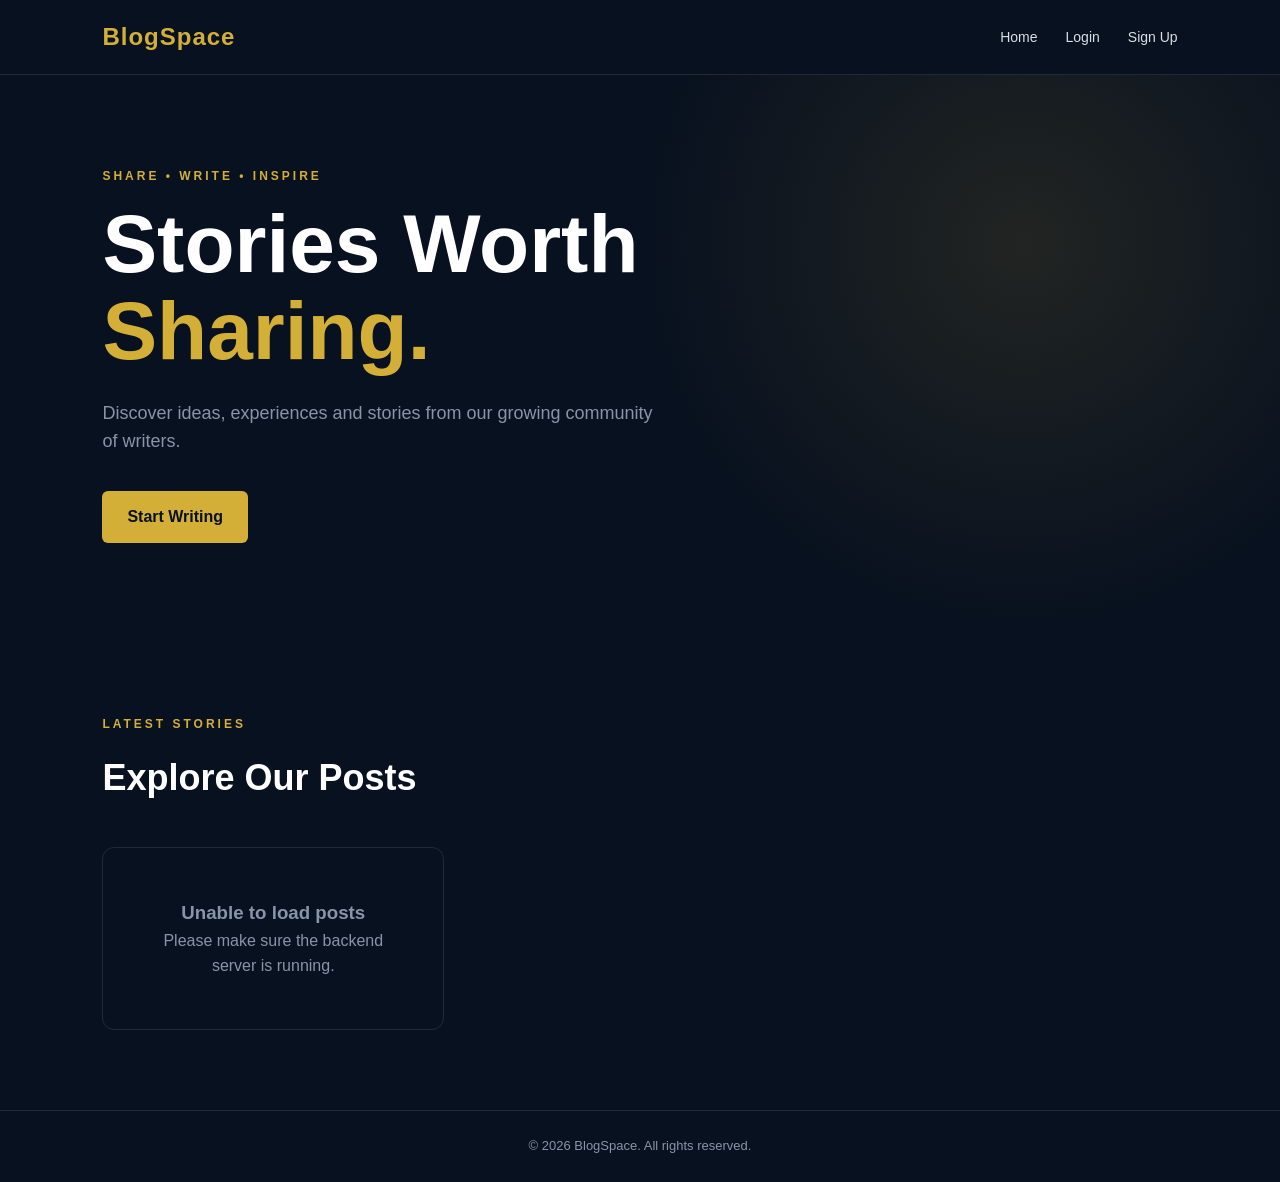
<file: frontend/index.html>
<!DOCTYPE html>

<html lang="en">

<head>
    <meta charset="UTF-8">
    <meta name="viewport" content="width=device-width, initial-scale=1.0">
    <title>BlogSpace - Home</title>
    <link rel="stylesheet" href="style.css">
</head>

<body>

    <header class="navbar">

        <div class="logo">
            BlogSpace
        </div>

        <nav id="navbarNav">

            <a href="index.html">
                Home
            </a>

            <a href="login.html" id="loginLink">
                Login
            </a>

            <a href="signup.html" id="signupLink">
                Sign Up
            </a>

            <button type="button" id="logoutBtn" class="nav-btn" style="display: none;">
                Logout
            </button>

        </nav>

    </header>


    <main class="hero">

        <div class="hero-content">

            <p class="tagline">
                SHARE • WRITE • INSPIRE
            </p>

            <h1>
                Stories Worth<br>
                <span>Sharing.</span>
            </h1>

            <p class="hero-text">
                Discover ideas, experiences and stories from our growing community
                of writers.
            </p>

            <a href="signup.html" class="btn" id="startWritingBtn">
                Start Writing
            </a>

        </div>

    </main>


    <section class="posts-section">

        <div class="section-heading">

            <p class="tagline">
                LATEST STORIES
            </p>

            <h2>
                Explore Our Posts
            </h2>

        </div>


        <div id="postsContainer" class="posts-grid">

            <p class="loading">
                Loading posts...
            </p>

        </div>

    </section>


    <footer>

        <p>
            © 2026 BlogSpace. All rights reserved.
        </p>

    </footer>


    <script>

        const API_URL =
            "http://localhost:3000";


        // ==============================
        // NAVIGATION AUTH STATE
        // ==============================

        const token =
            localStorage.getItem("token");

        const user =
            localStorage.getItem("user");


        const loginLink =
            document.getElementById("loginLink");

        const signupLink =
            document.getElementById("signupLink");

        const logoutBtn =
            document.getElementById("logoutBtn");

        const startWritingBtn =
            document.getElementById(
                "startWritingBtn"
            );


        // If user is logged in
        if (token && user) {

            loginLink.style.display =
                "none";

            signupLink.style.display =
                "none";

            logoutBtn.style.display =
                "inline-block";

            startWritingBtn.href =
                "dashboard.html";

            startWritingBtn.textContent =
                "Write a Story";

        }


        // ==============================
        // LOGOUT
        // ==============================

        logoutBtn.addEventListener(
            "click",
            () => {

                sessionStorage.setItem(
                    "logoutMessage",
                    "Logged out successfully!"
                );


                localStorage.removeItem(
                    "token"
                );

                localStorage.removeItem(
                    "user"
                );


                window.location.href =
                    "login.html";

            }
        );


        // ==============================
        // LOAD POSTS
        // ==============================

        async function loadPosts() {

            const container =
                document.getElementById(
                    "postsContainer"
                );


            try {

                const response =
                    await fetch(
                        `${API_URL}/posts`
                    );


                const posts =
                    await response.json();


                if (!posts.length) {

                    container.innerHTML = `
                    <div class="empty-state">

                        <h3>
                            No posts yet
                        </h3>

                        <p>
                            Be the first person
                            to share a story.
                        </p>

                    </div>
                `;

                    return;

                }


                container.innerHTML =
                    posts.map(post => `

                    <article class="post-card">

                        <div class="post-meta">
                            By ${post.userId?.name ||
                        "Unknown Author"
                        }
                        </div>


                        <h3>
                            ${escapeHTML(
                            post.title
                        )}
                        </h3>


                        <p>
                            ${post.content.length > 140
                            ? escapeHTML(
                                post.content.substring(
                                    0,
                                    140
                                )
                            ) + "..."
                            : escapeHTML(
                                post.content
                            )
                        }
                        </p>


                        <a
                            href="post.html?id=${post._id}"
                            class="read-more"
                        >
                            Read More →
                        </a>

                    </article>

                `).join("");


            } catch (error) {

                console.error(error);


                container.innerHTML = `
                <div class="empty-state">

                    <h3>
                        Unable to load posts
                    </h3>

                    <p>
                        Please make sure the
                        backend server is running.
                    </p>

                </div>
            `;

            }

        }


        // ==============================
        // HTML ESCAPE
        // ==============================

        function escapeHTML(value) {

            const div =
                document.createElement(
                    "div"
                );


            div.textContent =
                value;


            return div.innerHTML;

        }


        // ==============================
        // INITIAL LOAD
        // ==============================

        loadPosts();

    </script>

</body>

</html>
</file>
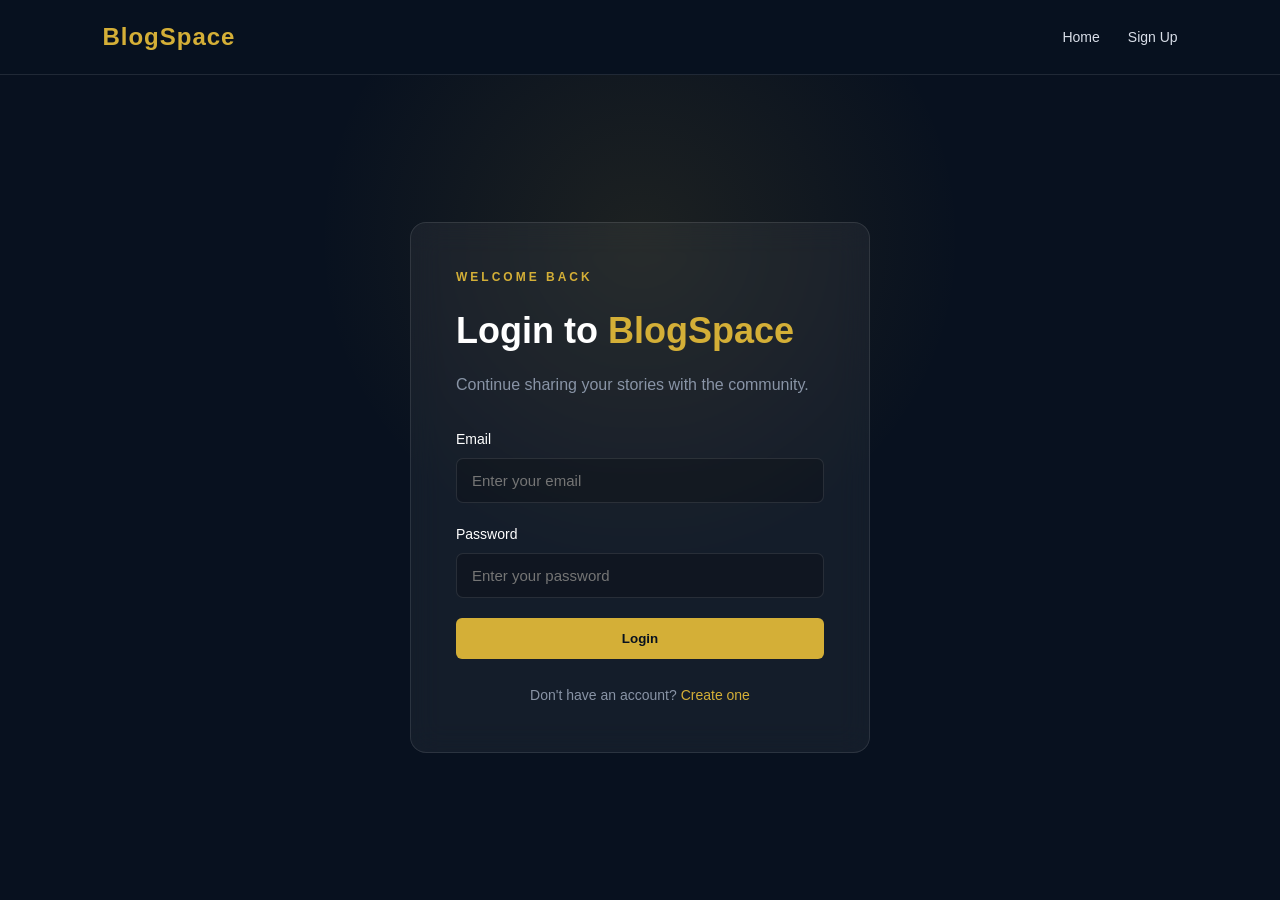
<file: frontend/dashboard.html>
<!DOCTYPE html>

<html lang="en">

<head>
    <meta charset="UTF-8">
    <meta name="viewport" content="width=device-width, initial-scale=1.0">
    <title>BlogSpace - Dashboard</title>
    <link rel="stylesheet" href="style.css">
</head>

<body>

    <header class="navbar">
        <div class="logo">BlogSpace</div>

        <nav>
            <a href="index.html">Home</a>
            <button type="button" id="logoutBtn" class="nav-btn">
                Logout
            </button>
        </nav>
    </header>

    <main class="dashboard">

        <section class="dashboard-header">
            <div>
                <p class="tagline">YOUR SPACE</p>

                <h1>
                    Welcome,
                    <span id="userName">Writer</span>
                </h1>

                <p>Create and manage your stories.</p>
            </div>
        </section>


        <!-- Create / Edit Post -->

        <section class="editor-section">

            <div class="editor-card">

                <p class="tagline">CREATE POST</p>

                <h2 id="formTitle">
                    Write a New Story
                </h2>

                <form id="postForm">

                    <div class="form-group">

                        <label for="title">
                            Title
                        </label>

                        <input type="text" id="title" placeholder="Enter your post title" required>

                    </div>


                    <div class="form-group">

                        <label for="content">
                            Content
                        </label>

                        <textarea id="content" rows="8" placeholder="Write your story..." required></textarea>

                    </div>


                    <div class="editor-actions">

                        <button type="submit" class="btn" id="submitBtn">
                            Publish Post
                        </button>


                        <button type="button" class="cancel-btn" id="cancelBtn" style="display: none;">
                            Cancel
                        </button>

                    </div>


                    <p id="message" class="form-message"></p>

                </form>

            </div>

        </section>


        <!-- My Posts -->

        <section class="my-posts">

            <div class="section-heading">

                <p class="tagline">
                    MANAGE CONTENT
                </p>

                <h2>
                    My Posts
                </h2>

            </div>


            <div id="myPostsContainer" class="posts-grid">

                <p class="loading">
                    Loading your posts...
                </p>

            </div>

        </section>

    </main>


    <footer>

        <p>
            © 2026 BlogSpace. All rights reserved.
        </p>

    </footer>


    <script>

        const API_URL = "http://localhost:3000";

        const token =
            localStorage.getItem("token");

        const user =
            JSON.parse(
                localStorage.getItem("user")
            );


        // ==============================
        // CHECK LOGIN
        // ==============================

        if (!token || !user) {

            window.location.href =
                "login.html";

        }


        // ==============================
        // USER NAME
        // ==============================

        document.getElementById(
            "userName"
        ).textContent = user.name;


        // ==============================
        // ELEMENTS
        // ==============================

        const postForm =
            document.getElementById("postForm");

        const titleInput =
            document.getElementById("title");

        const contentInput =
            document.getElementById("content");

        const message =
            document.getElementById("message");

        const myPostsContainer =
            document.getElementById(
                "myPostsContainer"
            );

        const submitBtn =
            document.getElementById(
                "submitBtn"
            );

        const cancelBtn =
            document.getElementById(
                "cancelBtn"
            );

        const formTitle =
            document.getElementById(
                "formTitle"
            );

        const logoutBtn =
            document.getElementById(
                "logoutBtn"
            );


        // ==============================
        // EDITING POST
        // ==============================

        let editingPostId = null;


        // ==============================
        // LOAD MY POSTS
        // ==============================

        async function loadMyPosts() {

            try {

                const response =
                    await fetch(
                        `${API_URL}/posts`
                    );


                const posts =
                    await response.json();


                const myPosts =
                    posts.filter(
                        post =>
                            post.userId &&
                            post.userId._id === user.id
                    );


                if (!myPosts.length) {

                    myPostsContainer.innerHTML = `
                    <div class="empty-state">

                        <h3>
                            No posts yet
                        </h3>

                        <p>
                            Start by writing
                            your first story.
                        </p>

                    </div>
                `;

                    return;
                }


                myPostsContainer.innerHTML = "";


                myPosts.forEach(post => {

                    const article =
                        document.createElement(
                            "article"
                        );


                    article.className =
                        "post-card";


                    const date =
                        new Date(
                            post.createdAt
                        ).toLocaleDateString();


                    const shortContent =
                        post.content.length > 140
                            ? post.content.substring(
                                0,
                                140
                            ) + "..."
                            : post.content;


                    article.innerHTML = `

                    <div class="post-meta">
                        ${date}
                    </div>

                    <h3>
                        ${escapeHTML(
                        post.title
                    )}
                    </h3>

                    <p>
                        ${escapeHTML(
                        shortContent
                    )}
                    </p>

                    <div class="post-actions">

                        <button
                            type="button"
                            class="edit-btn"
                        >
                            Edit
                        </button>

                        <button
                            type="button"
                            class="delete-btn"
                        >
                            Delete
                        </button>

                    </div>

                `;


                    // Edit

                    const editButton =
                        article.querySelector(
                            ".edit-btn"
                        );


                    editButton.addEventListener(
                        "click",
                        () => {

                            editPost(
                                post._id,
                                post.title,
                                post.content
                            );

                        }
                    );


                    // Delete

                    const deleteButton =
                        article.querySelector(
                            ".delete-btn"
                        );


                    deleteButton.addEventListener(
                        "click",
                        () => {

                            deletePost(
                                post._id
                            );

                        }
                    );


                    myPostsContainer.appendChild(
                        article
                    );

                });


            } catch (error) {

                console.error(error);


                myPostsContainer.innerHTML = `
                <div class="empty-state">

                    <h3>
                        Unable to load posts
                    </h3>

                    <p>
                        Please make sure the
                        backend server is running.
                    </p>

                </div>
            `;

            }

        }


        // ==============================
        // CREATE / UPDATE POST
        // ==============================

        postForm.addEventListener(
            "submit",
            async (event) => {

                event.preventDefault();


                const title =
                    titleInput.value.trim();


                const content =
                    contentInput.value.trim();


                if (!title || !content) {

                    message.textContent =
                        "Title and content are required.";

                    message.className =
                        "form-message error";

                    return;

                }


                const url =
                    editingPostId
                        ? `${API_URL}/posts/${editingPostId}`
                        : `${API_URL}/posts`;


                const method =
                    editingPostId
                        ? "PUT"
                        : "POST";


                try {

                    const response =
                        await fetch(
                            url,
                            {

                                method: method,

                                headers: {

                                    "Content-Type":
                                        "application/json",

                                    "Authorization":
                                        `Bearer ${token}`

                                },

                                body:
                                    JSON.stringify({

                                        title: title,

                                        content: content

                                    })

                            }
                        );


                    const data =
                        await response.json();


                    if (!response.ok) {

                        message.textContent =
                            data.message ||
                            "Something went wrong.";

                        message.className =
                            "form-message error";

                        return;

                    }


                    // Success message

                    if (editingPostId) {

                        message.textContent =
                            "Post updated successfully!";

                    } else {

                        message.textContent =
                            "Post published successfully!";

                    }


                    message.className =
                        "form-message success";


                    // Reset editor

                    editingPostId = null;

                    titleInput.value = "";

                    contentInput.value = "";

                    formTitle.textContent =
                        "Write a New Story";

                    submitBtn.textContent =
                        "Publish Post";

                    cancelBtn.style.display =
                        "none";


                    await loadMyPosts();


                } catch (error) {

                    console.error(error);


                    message.textContent =
                        "Unable to connect to server.";

                    message.className =
                        "form-message error";

                }

            }
        );


        // ==============================
        // EDIT POST
        // ==============================

        function editPost(
            id,
            title,
            content
        ) {

            editingPostId = id;


            titleInput.value =
                title;


            contentInput.value =
                content;


            formTitle.textContent =
                "Edit Your Story";


            submitBtn.textContent =
                "Update Post";


            cancelBtn.style.display =
                "inline-block";


            message.textContent =
                "";

            message.className =
                "form-message";


            window.scrollTo({

                top: 0,

                behavior: "smooth"

            });

        }


        // ==============================
        // CANCEL EDIT
        // ==============================

        cancelBtn.addEventListener(
            "click",
            () => {

                resetForm();

            }
        );


        function resetForm() {

            editingPostId = null;


            titleInput.value =
                "";

            contentInput.value =
                "";


            formTitle.textContent =
                "Write a New Story";


            submitBtn.textContent =
                "Publish Post";


            cancelBtn.style.display =
                "none";


            message.textContent =
                "";

            message.className =
                "form-message";

        }


        // ==============================
        // DELETE POST
        // ==============================

        async function deletePost(id) {

            const confirmed =
                confirm(
                    "Are you sure you want to delete this post?"
                );


            if (!confirmed) {

                return;

            }


            try {

                const response =
                    await fetch(
                        `${API_URL}/posts/${id}`,
                        {

                            method: "DELETE",

                            headers: {

                                "Authorization":
                                    `Bearer ${token}`

                            }

                        }
                    );


                const data =
                    await response.json();


                if (!response.ok) {

                    message.textContent =
                        data.message ||
                        "Unable to delete post.";

                    message.className =
                        "form-message error";

                    return;

                }


                message.textContent =
                    "Post deleted successfully!";


                message.className =
                    "form-message success";


                await loadMyPosts();


            } catch (error) {

                console.error(error);


                message.textContent =
                    "Unable to connect to server.";

                message.className =
                    "form-message error";

            }

        }


        // ==============================
        // LOGOUT
        // ==============================

        logoutBtn.addEventListener(
            "click",
            () => {

                sessionStorage.setItem(
                    "logoutMessage",
                    "Logged out successfully!"
                );


                localStorage.removeItem(
                    "token"
                );


                localStorage.removeItem(
                    "user"
                );


                window.location.href =
                    "login.html";

            }
        );


        // ==============================
        // HTML ESCAPE
        // ==============================

        function escapeHTML(value) {

            const div =
                document.createElement(
                    "div"
                );


            div.textContent =
                value;


            return div.innerHTML;

        }


        // ==============================
        // INITIAL LOAD
        // ==============================

        loadMyPosts();

    </script>

</body>

</html>
</file>
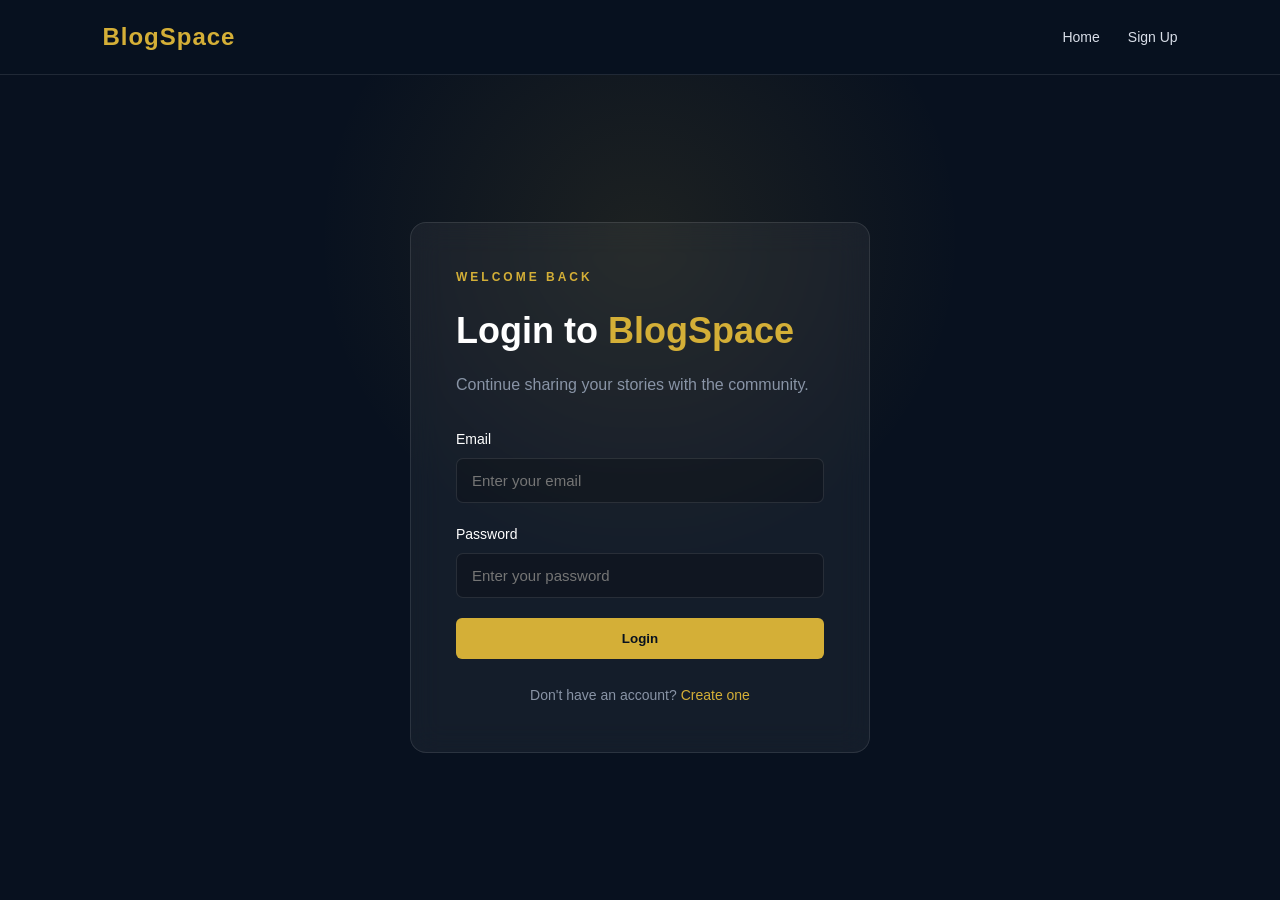
<file: frontend/login.html>
<!DOCTYPE html>

<html lang="en">

<head>
    <meta charset="UTF-8">
    <meta name="viewport" content="width=device-width, initial-scale=1.0">
    <title>BlogSpace - Login</title>
    <link rel="stylesheet" href="style.css">
</head>

<body>

    <header class="navbar">
        <div class="logo">BlogSpace</div>

        <nav>
            <a href="index.html">Home</a>
            <a href="signup.html">Sign Up</a>
        </nav>
    </header>

    <main class="auth-page">

        <div class="auth-card">

            <p class="tagline">WELCOME BACK</p>

            <h1>Login to <span>BlogSpace</span></h1>

            <p class="auth-subtitle">
                Continue sharing your stories with the community.
            </p>

            <!-- Logout Message -->
            <p id="logoutMessage" class="form-message"></p>

            <form id="loginForm">

                <div class="form-group">
                    <label for="email">Email</label>

                    <input type="email" id="email" placeholder="Enter your email" required>
                </div>

                <div class="form-group">
                    <label for="password">Password</label>

                    <input type="password" id="password" placeholder="Enter your password" required>
                </div>

                <button type="submit" class="btn full-btn">
                    Login
                </button>

                <p id="message" class="form-message"></p>

            </form>

            <p class="switch-auth">
                Don't have an account?
                <a href="signup.html">Create one</a>
            </p>

        </div>

    </main>

    <script>

        const API_URL = "http://localhost:3000";

        const loginForm =
            document.getElementById("loginForm");

        const message =
            document.getElementById("message");

        const logoutMessage =
            document.getElementById("logoutMessage");


        // ==============================
        // LOGOUT MESSAGE
        // ==============================

        const savedLogoutMessage =
            sessionStorage.getItem("logoutMessage");

        if (savedLogoutMessage) {

            logoutMessage.textContent =
                savedLogoutMessage;

            logoutMessage.className =
                "form-message success";

            sessionStorage.removeItem(
                "logoutMessage"
            );
        }


        // ==============================
        // LOGIN
        // ==============================

        loginForm.addEventListener(
            "submit",
            async (event) => {

                event.preventDefault();

                const email =
                    document.getElementById("email").value.trim();

                const password =
                    document.getElementById("password").value;


                try {

                    const response =
                        await fetch(
                            `${API_URL}/auth/login`,
                            {
                                method: "POST",

                                headers: {
                                    "Content-Type":
                                        "application/json"
                                },

                                body: JSON.stringify({
                                    email,
                                    password
                                })
                            }
                        );


                    const data =
                        await response.json();


                    if (!response.ok) {

                        message.textContent =
                            data.message ||
                            "Invalid email or password.";

                        message.className =
                            "form-message error";

                        return;
                    }


                    // Save login information
                    localStorage.setItem(
                        "token",
                        data.token
                    );

                    localStorage.setItem(
                        "user",
                        JSON.stringify(data.user)
                    );


                    // Login success message
                    message.textContent =
                        "Login successful!";

                    message.className =
                        "form-message success";


                    setTimeout(
                        () => {

                            window.location.href =
                                "dashboard.html";

                        },
                        800
                    );


                } catch (error) {

                    console.error(error);

                    message.textContent =
                        "Unable to connect to server.";

                    message.className =
                        "form-message error";

                }

            }
        );

    </script>

</body>

</html>
</file>
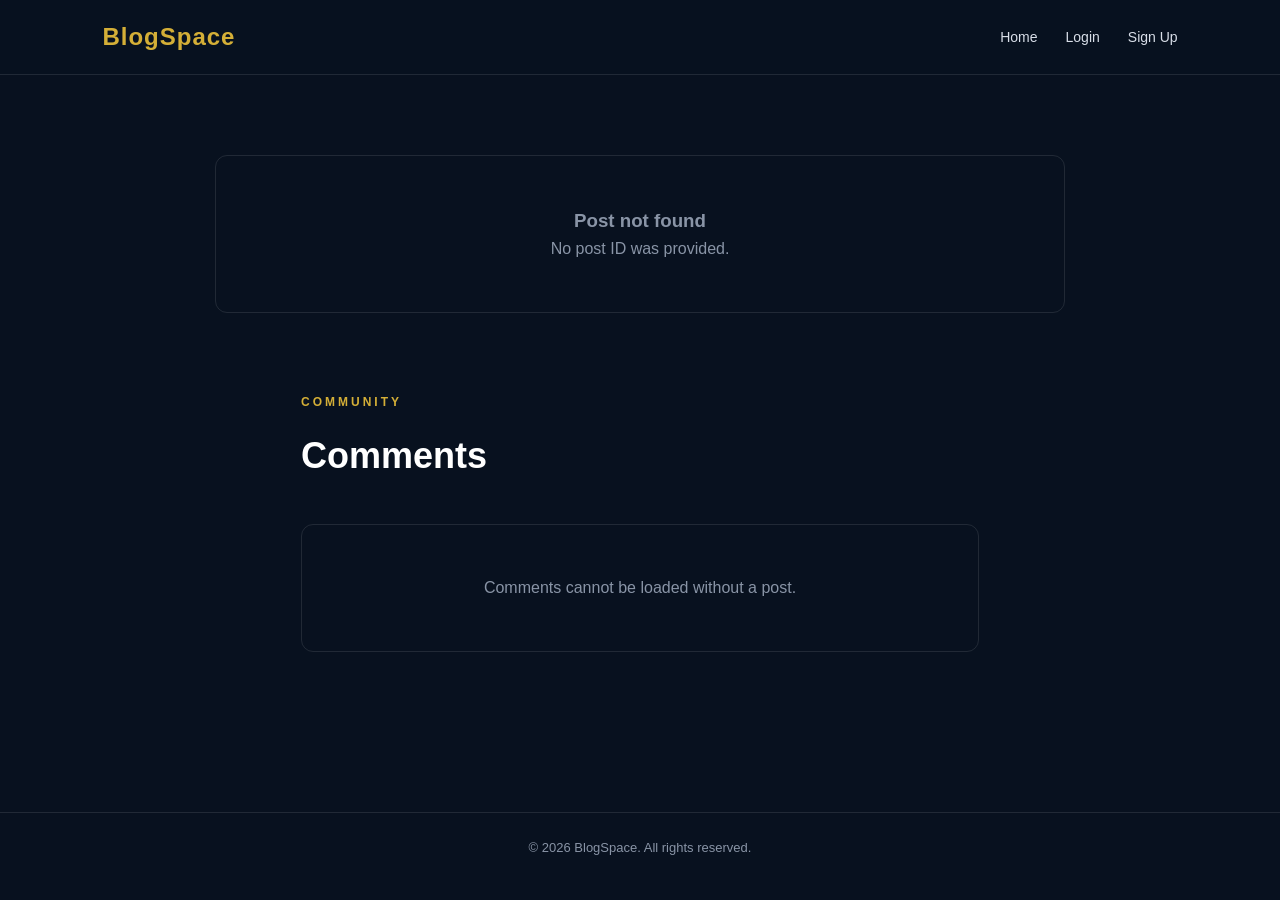
<file: frontend/post.html>
<!DOCTYPE html>
<html lang="en">

<head>
    <meta charset="UTF-8">
    <meta name="viewport" content="width=device-width, initial-scale=1.0">

    <title>BlogSpace - Post</title>

    <link rel="stylesheet" href="style.css">
</head>

<body>

    <header class="navbar">

        <div class="logo">
            BlogSpace
        </div>

        <nav>

            <a href="index.html">
                Home
            </a>

            <a href="login.html" id="loginLink">
                Login
            </a>

            <a href="signup.html" id="signupLink">
                Sign Up
            </a>

            <button type="button" id="logoutBtn" class="nav-btn" style="display: none;">
                Logout
            </button>

        </nav>

    </header>


    <main class="single-post-page">

        <!-- POST -->

        <article id="postContainer" class="single-post">

            <p class="loading">
                Loading post...
            </p>

        </article>


        <!-- COMMENTS -->

        <section id="commentsSection" class="comments-section">

            <div class="section-heading">

                <p class="tagline">
                    COMMUNITY
                </p>

                <h2>
                    Comments
                </h2>

            </div>


            <!-- SELECT POST -->

            <div id="postSelectContainer" class="comment-form" style="display: none;">

                <label for="postSelect">
                    Select Post
                </label>

                <select id="postSelect">

                    <option value="">
                        Select a post
                    </option>

                </select>

            </div>


            <!-- COMMENT FORM -->

            <div id="commentFormContainer" class="comment-form" style="display: none;">

                <textarea id="commentInput" placeholder="Write your comment..." rows="4"></textarea>


                <button type="button" id="addCommentBtn" class="btn">
                    Add Comment
                </button>


                <p id="commentMessage" class="form-message"></p>

            </div>


            <!-- LOGIN MESSAGE -->

            <p id="loginCommentMessage" class="comment-login-message" style="display: none;">

                Please
                <a href="login.html">
                    login
                </a>
                to leave a comment.

            </p>


            <!-- COMMENTS -->

            <div id="commentsContainer" class="comments-list">

                <p class="loading">
                    Loading comments...
                </p>

            </div>

        </section>

    </main>


    <footer>

        <p>
            © 2026 BlogSpace. All rights reserved.
        </p>

    </footer>


    <script>

        const API_URL =
            "http://localhost:3000";


        // ==============================
        // AUTH
        // ==============================

        const token =
            localStorage.getItem("token");

        const userData =
            localStorage.getItem("user");


        const loginLink =
            document.getElementById(
                "loginLink"
            );

        const signupLink =
            document.getElementById(
                "signupLink"
            );

        const logoutBtn =
            document.getElementById(
                "logoutBtn"
            );


        if (token && userData) {

            loginLink.style.display =
                "none";

            signupLink.style.display =
                "none";

            logoutBtn.style.display =
                "inline-block";

        }


        // ==============================
        // LOGOUT
        // ==============================

        logoutBtn.addEventListener(
            "click",
            () => {

                sessionStorage.setItem(
                    "logoutMessage",
                    "Logged out successfully!"
                );


                localStorage.removeItem(
                    "token"
                );

                localStorage.removeItem(
                    "user"
                );


                window.location.href =
                    "login.html";

            }
        );


        // ==============================
        // POST ID
        // ==============================

        const params =
            new URLSearchParams(
                window.location.search
            );


        const postId =
            params.get("id");


        const postContainer =
            document.getElementById(
                "postContainer"
            );


        const commentsContainer =
            document.getElementById(
                "commentsContainer"
            );


        // ==============================
        // LOAD POST
        // ==============================

        async function loadPost() {

            if (!postId) {

                postContainer.innerHTML = `
                    <div class="empty-state">

                        <h3>
                            Post not found
                        </h3>

                        <p>
                            No post ID was provided.
                        </p>

                    </div>
                `;

                commentsContainer.innerHTML = `
                    <div class="empty-state">

                        <p>
                            Comments cannot be loaded
                            without a post.
                        </p>

                    </div>
                `;

                return;

            }


            try {

                const response =
                    await fetch(
                        `${API_URL}/posts/${postId}`
                    );


                const post =
                    await response.json();


                if (!response.ok) {

                    postContainer.innerHTML = `
                        <div class="empty-state">

                            <h3>
                                Post not found
                            </h3>

                            <p>
                                This post may have been deleted.
                            </p>

                        </div>
                    `;

                    return;

                }


                document.title =
                    `BlogSpace - ${post.title}`;


                postContainer.innerHTML = `

                    <div class="post-header">

                        <p class="tagline">
                            BLOG STORY
                        </p>


                        <h1>
                            ${escapeHTML(
                    post.title
                )}
                        </h1>


                        <p class="post-author">
                            By ${escapeHTML(
                    post.userId?.name ||
                    "Unknown Author"
                )
                    }
                        </p>


                        <p class="post-date">
                            ${new Date(
                        post.createdAt
                    ).toLocaleDateString()
                    }
                        </p>

                    </div>


                    <div class="post-content">

                        ${post.content
                        .split("\n")
                        .map(
                            paragraph =>
                                `<p>${escapeHTML(
                                    paragraph
                                )}</p>`
                        )
                        .join("")
                    }

                    </div>


                    <a
                        href="index.html"
                        class="back-link"
                    >
                        ← Back to all posts
                    </a>

                `;


                loadComments();


                if (token && userData) {

                    loadPostsForSelect();

                }


            } catch (error) {

                console.error(error);

                postContainer.innerHTML = `
                    <div class="empty-state">

                        <h3>
                            Unable to load post
                        </h3>

                        <p>
                            Please make sure the
                            backend server is running.
                        </p>

                    </div>
                `;

            }

        }


        // ==============================
        // LOAD COMMENTS
        // ==============================

        async function loadComments() {

            if (!postId) {
                return;
            }


            commentsContainer.innerHTML = `
                <p class="loading">
                    Loading comments...
                </p>
            `;


            try {

                const response =
                    await fetch(
                        `${API_URL}/comments/${postId}`
                    );


                const comments =
                    await response.json();


                if (!response.ok) {

                    commentsContainer.innerHTML = `
                        <div class="empty-state">

                            <p>
                                Unable to load comments.
                            </p>

                        </div>
                    `;

                    return;

                }


                if (!comments.length) {

                    commentsContainer.innerHTML = `
                        <div class="empty-state">

                            <p>
                                No comments yet.
                                Be the first to comment.
                            </p>

                        </div>
                    `;

                    return;

                }


                const currentUser =
                    userData
                        ? JSON.parse(userData)
                        : null;


                commentsContainer.innerHTML =
                    comments.map(comment => {

                        const isOwner =
                            currentUser &&
                            comment.userId?._id ===
                            currentUser.id;


                        return `

                            <div
                                class="comment-card"
                            >

                                <div
                                    class="comment-header"
                                >

                                    <strong>
                                        ${escapeHTML(
                            comment.userId?.name ||
                            "Unknown User"
                        )
                            }
                                    </strong>


                                    <span>
                                        ${new Date(
                                comment.createdAt
                            ).toLocaleString()
                            }
                                    </span>

                                </div>


                                <p
                                    class="comment-content"
                                >
                                    ${escapeHTML(
                                comment.content
                            )
                            }
                                </p>


                                ${isOwner
                                ? `
                                            <button
                                                type="button"
                                                class="delete-comment-btn"
                                                data-id="${comment._id}"
                                            >
                                                Delete
                                            </button>
                                          `
                                : ""
                            }

                            </div>

                        `;

                    }).join("");


                attachDeleteEvents();


            } catch (error) {

                console.error(error);


                commentsContainer.innerHTML = `
                    <div class="empty-state">

                        <p>
                            Unable to load comments.
                        </p>

                    </div>
                `;

            }

        }


        // ==============================
        // LOAD POSTS FOR SELECT
        // ==============================

        async function loadPostsForSelect() {

            const postSelectContainer =
                document.getElementById(
                    "postSelectContainer"
                );


            const postSelect =
                document.getElementById(
                    "postSelect"
                );


            try {

                const response =
                    await fetch(
                        `${API_URL}/posts`
                    );


                const posts =
                    await response.json();


                if (!response.ok) {
                    return;
                }


                postSelect.innerHTML = `
                    <option value="">
                        Select a post
                    </option>
                `;


                posts.forEach(post => {

                    const option =
                        document.createElement(
                            "option"
                        );


                    option.value =
                        post._id;


                    option.textContent =
                        post.title;


                    if (post._id === postId) {

                        option.selected =
                            true;

                    }


                    postSelect.appendChild(
                        option
                    );

                });


                postSelectContainer.style.display =
                    "block";


                setupCommentForm();

            } catch (error) {

                console.error(error);

            }

        }


        // ==============================
        // COMMENT FORM
        // ==============================

        function setupCommentForm() {

            const commentFormContainer =
                document.getElementById(
                    "commentFormContainer"
                );


            const loginCommentMessage =
                document.getElementById(
                    "loginCommentMessage"
                );


            const postSelect =
                document.getElementById(
                    "postSelect"
                );


            if (!token || !userData) {

                loginCommentMessage.style.display =
                    "block";

                return;

            }


            commentFormContainer.style.display =
                "block";


            postSelect.addEventListener(
                "change",
                () => {

                    if (!postSelect.value) {
                        return;
                    }


                    if (
                        postSelect.value !==
                        postId
                    ) {

                        window.location.href =
                            `post.html?id=${postSelect.value}`;

                    }

                }
            );

        }


        // ==============================
        // ADD COMMENT
        // ==============================

        const addCommentBtn =
            document.getElementById(
                "addCommentBtn"
            );


        const commentInput =
            document.getElementById(
                "commentInput"
            );


        const commentMessage =
            document.getElementById(
                "commentMessage"
            );


        addCommentBtn.addEventListener(
            "click",
            async () => {

                const selectedPostId =
                    document.getElementById(
                        "postSelect"
                    ).value;


                const content =
                    commentInput.value.trim();


                if (!selectedPostId) {

                    commentMessage.textContent =
                        "Please select a post.";

                    commentMessage.className =
                        "form-message error";

                    return;

                }


                if (!content) {

                    commentMessage.textContent =
                        "Please write a comment.";

                    commentMessage.className =
                        "form-message error";

                    return;

                }


                try {

                    const response =
                        await fetch(
                            `${API_URL}/comments/${selectedPostId}`,
                            {
                                method: "POST",

                                headers: {
                                    "Content-Type":
                                        "application/json",

                                    "Authorization":
                                        `Bearer ${token}`
                                },

                                body: JSON.stringify({
                                    content
                                })
                            }
                        );


                    const data =
                        await response.json();


                    if (!response.ok) {

                        commentMessage.textContent =
                            data.message ||
                            "Failed to add comment.";

                        commentMessage.className =
                            "form-message error";

                        return;

                    }


                    commentInput.value =
                        "";


                    commentMessage.textContent =
                        "Comment added successfully!";

                    commentMessage.className =
                        "form-message success";


                    if (
                        selectedPostId ===
                        postId
                    ) {

                        loadComments();

                    } else {

                        window.location.href =
                            `post.html?id=${selectedPostId}`;

                    }

                } catch (error) {

                    console.error(error);


                    commentMessage.textContent =
                        "Unable to connect to server.";

                    commentMessage.className =
                        "form-message error";

                }

            }
        );


        // ==============================
        // DELETE COMMENT
        // ==============================

        function attachDeleteEvents() {

            const deleteButtons =
                document.querySelectorAll(
                    ".delete-comment-btn"
                );


            deleteButtons.forEach(button => {

                button.addEventListener(
                    "click",
                    async () => {

                        const commentId =
                            button.dataset.id;


                        const confirmed =
                            confirm(
                                "Delete this comment?"
                            );


                        if (!confirmed) {
                            return;
                        }


                        try {

                            const response =
                                await fetch(
                                    `${API_URL}/comments/${commentId}`,
                                    {
                                        method: "DELETE",

                                        headers: {
                                            "Authorization":
                                                `Bearer ${token}`
                                        }
                                    }
                                );


                            const data =
                                await response.json();


                            if (!response.ok) {

                                alert(
                                    data.message ||
                                    "Failed to delete comment."
                                );

                                return;

                            }


                            loadComments();


                        } catch (error) {

                            console.error(error);


                            alert(
                                "Unable to connect to server."
                            );

                        }

                    }
                );

            });

        }


        // ==============================
        // HTML ESCAPE
        // ==============================

        function escapeHTML(value) {

            const div =
                document.createElement(
                    "div"
                );


            div.textContent =
                value;


            return div.innerHTML;

        }


        // ==============================
        // START
        // ==============================

        loadPost();

    </script>

</body>

</html>
</file>
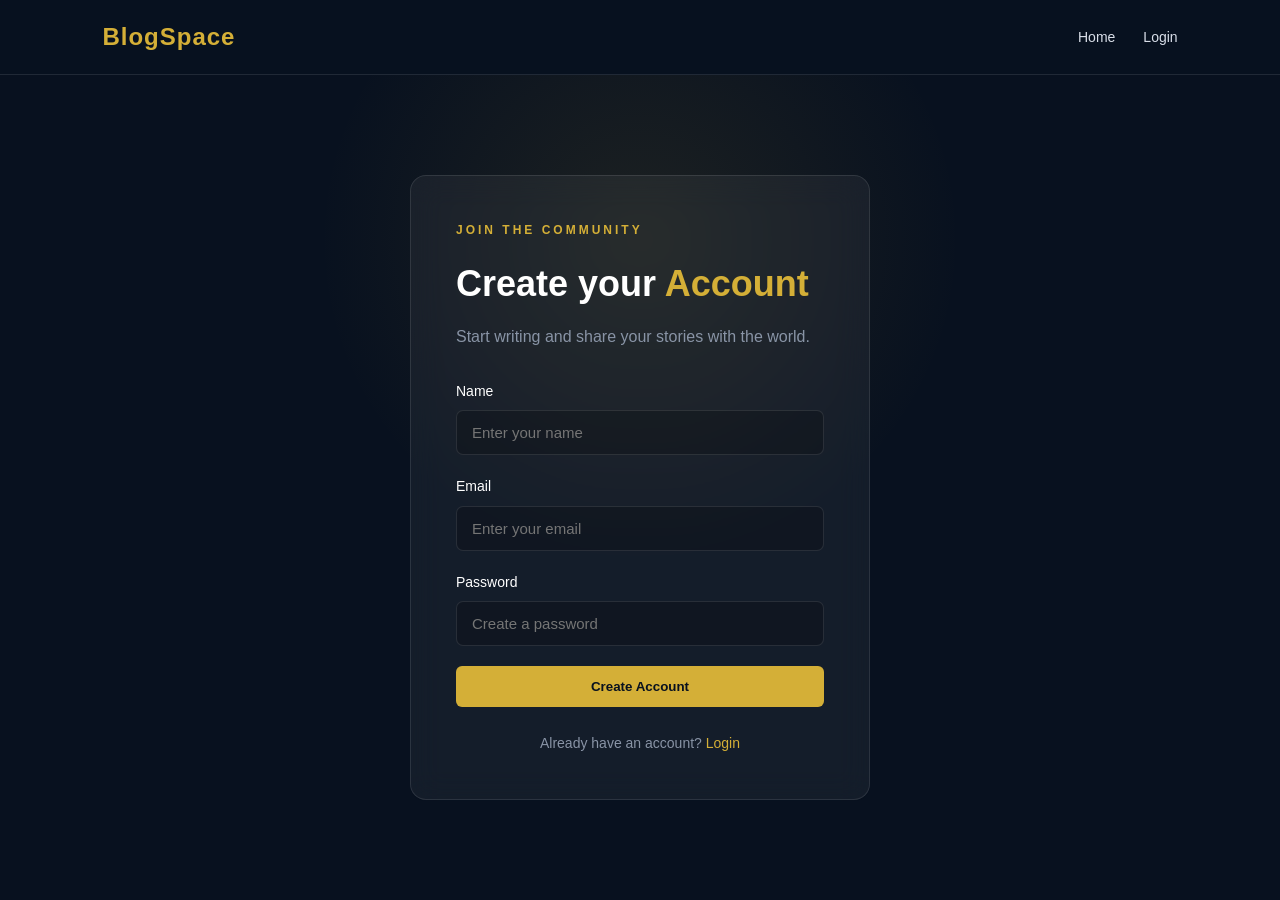
<file: frontend/signup.html>
<!DOCTYPE html>
<html lang="en">

<head>
    <meta charset="UTF-8">
    <meta name="viewport" content="width=device-width, initial-scale=1.0">
    <title>BlogSpace - Sign Up</title>
    <link rel="stylesheet" href="style.css">
</head>

<body>

    <header class="navbar">
        <div class="logo">BlogSpace</div>

        <nav>
            <a href="index.html">Home</a>
            <a href="login.html">Login</a>
        </nav>
    </header>

    <main class="auth-page">

        <div class="auth-card">
            <p class="tagline">JOIN THE COMMUNITY</p>

            <h1>Create your <span>Account</span></h1>

            <p class="auth-subtitle">
                Start writing and share your stories with the world.
            </p>

            <form id="signupForm">

                <div class="form-group">
                    <label for="name">Name</label>
                    <input type="text" id="name" placeholder="Enter your name" required>
                </div>

                <div class="form-group">
                    <label for="email">Email</label>
                    <input type="email" id="email" placeholder="Enter your email" required>
                </div>

                <div class="form-group">
                    <label for="password">Password</label>
                    <input type="password" id="password" placeholder="Create a password" required>
                </div>

                <button type="submit" class="btn full-btn">
                    Create Account
                </button>

                <p id="message" class="form-message"></p>

            </form>

            <p class="switch-auth">
                Already have an account?
                <a href="login.html">Login</a>
            </p>

        </div>

    </main>

    <script>
        const API_URL = "http://localhost:3000";

        const signupForm = document.getElementById("signupForm");
        const message = document.getElementById("message");

        signupForm.addEventListener("submit", async (event) => {
            event.preventDefault();

            const name = document.getElementById("name").value;
            const email = document.getElementById("email").value;
            const password = document.getElementById("password").value;

            try {
                const response = await fetch(`${API_URL}/auth/signup`, {
                    method: "POST",
                    headers: {
                        "Content-Type": "application/json"
                    },
                    body: JSON.stringify({
                        name,
                        email,
                        password
                    })
                });

                const data = await response.json();

                if (!response.ok) {
                    message.textContent = data.message;
                    message.className = "form-message error";
                    return;
                }

                message.textContent = "Account created successfully!";
                message.className = "form-message success";

                signupForm.reset();

                setTimeout(() => {
                    window.location.href = "login.html";
                }, 1000);

            } catch (error) {
                message.textContent = "Unable to connect to server.";
                message.className = "form-message error";
            }
        });
    </script>

</body>

</html>
</file>
<file: frontend/style.css>
* {
  margin: 0;
  padding: 0;
  box-sizing: border-box;
}

:root {
  --navy: #08111f;
  --navy-light: #101d31;
  --gold: #d4af37;
  --gold-light: #f0d477;
  --white: #ffffff;
  --text: #d8dee8;
  --muted: #8994a6;
  --border: rgba(255, 255, 255, 0.1);
  --card: rgba(255, 255, 255, 0.05);
}

body {
  font-family: Arial, sans-serif;
  background: var(--navy);
  color: var(--white);
  min-height: 100vh;
  line-height: 1.6;
}

a {
  color: inherit;
  text-decoration: none;
}

/* ==============================
   NAVBAR
============================== */

.navbar {
  height: 75px;
  padding: 0 8%;
  display: flex;
  align-items: center;
  justify-content: space-between;
  border-bottom: 1px solid var(--border);
  background: rgba(8, 17, 31, 0.95);
}

.logo {
  font-size: 24px;
  font-weight: 700;
  color: var(--gold);
  letter-spacing: 1px;
}

.navbar nav {
  display: flex;
  align-items: center;
  gap: 28px;
}

.navbar nav a {
  color: var(--text);
  font-size: 14px;
  transition: 0.3s;
}

.navbar nav a:hover {
  color: var(--gold);
}

.nav-btn {
  background: transparent;
  border: 1px solid var(--gold);
  color: var(--gold);
  padding: 8px 18px;
  border-radius: 6px;
  cursor: pointer;
  transition: 0.3s;
}

.nav-btn:hover {
  background: var(--gold);
  color: var(--navy);
}

/* ==============================
   HERO
============================== */

.hero {
  min-height: 560px;
  display: flex;
  align-items: center;
  padding: 80px 8%;
  background:
    radial-gradient(
      circle at 80% 30%,
      rgba(212, 175, 55, 0.12),
      transparent 35%
    );
}

.hero-content {
  max-width: 700px;
}

.tagline {
  color: var(--gold);
  font-size: 12px;
  font-weight: 700;
  letter-spacing: 3px;
  margin-bottom: 15px;
}

.hero h1 {
  font-size: clamp(48px, 7vw, 82px);
  line-height: 1.05;
  margin-bottom: 25px;
}

.hero h1 span,
.auth-card h1 span,
.dashboard h1 span {
  color: var(--gold);
}

.hero-text {
  max-width: 560px;
  color: var(--muted);
  font-size: 18px;
  margin-bottom: 35px;
}

/* ==============================
   BUTTONS
============================== */

.btn {
  display: inline-block;
  border: none;
  background: var(--gold);
  color: var(--navy);
  padding: 13px 25px;
  border-radius: 6px;
  font-weight: 700;
  cursor: pointer;
  transition: 0.3s;
}

.btn:hover {
  background: var(--gold-light);
  transform: translateY(-2px);
}

.full-btn {
  width: 100%;
}

/* ==============================
   POSTS
============================== */

.posts-section,
.my-posts {
  padding: 80px 8%;
}

.section-heading {
  margin-bottom: 40px;
}

.section-heading h2 {
  font-size: 36px;
}

.posts-grid {
  display: grid;
  grid-template-columns: repeat(3, 1fr);
  gap: 25px;
}

.post-card {
  background: var(--card);
  border: 1px solid var(--border);
  border-radius: 12px;
  padding: 28px;
  transition: 0.3s;
}

.post-card:hover {
  border-color: rgba(212, 175, 55, 0.5);
  transform: translateY(-5px);
}

.post-meta {
  color: var(--gold);
  font-size: 12px;
  margin-bottom: 12px;
}

.post-card h3 {
  font-size: 22px;
  margin-bottom: 12px;
}

.post-card p {
  color: var(--muted);
  margin-bottom: 20px;
}

.read-more {
  color: var(--gold);
  font-size: 14px;
  font-weight: 700;
}

/* ==============================
   EMPTY STATE
============================== */

.empty-state {
  padding: 50px;
  text-align: center;
  border: 1px solid var(--border);
  border-radius: 12px;
  color: var(--muted);
}

.loading {
  color: var(--muted);
}

/* ==============================
   AUTHENTICATION
============================== */

.auth-page {
  min-height: calc(100vh - 75px);
  display: flex;
  justify-content: center;
  align-items: center;
  padding: 60px 20px;
  background:
    radial-gradient(
      circle at 50% 20%,
      rgba(212, 175, 55, 0.1),
      transparent 35%
    );
}

.auth-card {
  width: 100%;
  max-width: 460px;
  padding: 45px;
  background: var(--card);
  border: 1px solid var(--border);
  border-radius: 16px;
  backdrop-filter: blur(15px);
}

.auth-card h1 {
  font-size: 36px;
  margin-bottom: 12px;
}

.auth-subtitle {
  color: var(--muted);
  margin-bottom: 30px;
}

.form-group {
  margin-bottom: 20px;
}

.form-group label {
  display: block;
  margin-bottom: 8px;
  font-size: 14px;
}

.form-group input,
.form-group textarea {
  width: 100%;
  padding: 13px 15px;
  background: rgba(0, 0, 0, 0.2);
  border: 1px solid var(--border);
  border-radius: 7px;
  color: var(--white);
  outline: none;
  font-size: 15px;
}

.form-group textarea {
  resize: vertical;
}

.form-group input:focus,
.form-group textarea:focus {
  border-color: var(--gold);
}

.switch-auth {
  text-align: center;
  color: var(--muted);
  margin-top: 25px;
  font-size: 14px;
}

.switch-auth a {
  color: var(--gold);
}

.form-message {
  margin-top: 15px;
  text-align: center;
  font-size: 14px;
}

.form-message.success {
  color: #58d68d;
}

.form-message.error {
  color: #ff6b6b;
}

/* ==============================
   DASHBOARD
============================== */

.dashboard {
  padding: 70px 8%;
}

.dashboard-header {
  margin-bottom: 50px;
}

.dashboard h1 {
  font-size: 44px;
  margin-bottom: 8px;
}

.dashboard-header p:not(.tagline) {
  color: var(--muted);
}

.editor-section {
  max-width: 900px;
  margin-bottom: 80px;
}

.editor-card {
  background: var(--card);
  border: 1px solid var(--border);
  border-radius: 14px;
  padding: 35px;
}

.editor-card h2 {
  margin-bottom: 25px;
}

.editor-actions {
  display: flex;
  gap: 12px;
}

.cancel-btn,
.edit-btn,
.delete-btn {
  border: none;
  border-radius: 6px;
  padding: 10px 17px;
  cursor: pointer;
}

.cancel-btn {
  background: #273449;
  color: var(--white);
}

.post-actions {
  display: flex;
  gap: 10px;
}

.edit-btn {
  background: rgba(212, 175, 55, 0.15);
  color: var(--gold);
}

.delete-btn {
  background: rgba(255, 107, 107, 0.12);
  color: #ff6b6b;
}

/* ==============================
   SINGLE POST
============================== */

.single-post-page {
  padding: 80px 8%;
}

.single-post {
  max-width: 850px;
  margin: auto;
}

.post-header {
  border-bottom: 1px solid var(--border);
  padding-bottom: 35px;
  margin-bottom: 35px;
}

.post-header h1 {
  font-size: clamp(40px, 6vw, 64px);
  line-height: 1.1;
  margin-bottom: 20px;
}

.post-author,
.post-date {
  color: var(--muted);
  font-size: 14px;
}

.post-content {
  color: var(--text);
  font-size: 18px;
  line-height: 1.9;
}

.post-content p {
  margin-bottom: 22px;
}

.back-link {
  display: inline-block;
  color: var(--gold);
  margin-top: 40px;
}

/* ==============================
   COMMENTS
============================== */

.comments-section {
  max-width: 850px;
  margin: 80px auto;
  padding: 0 8%;
}

.comment-form {
  margin-bottom: 30px;
}

.comment-form label {
  display: block;
  color: var(--text);
  font-size: 14px;
  font-weight: 600;
  margin-bottom: 8px;
}

/* Select Post */

.comment-form select {
  width: 100%;
  padding: 13px 15px;
  margin-bottom: 20px;
  background: var(--navy-light);
  border: 1px solid var(--border);
  border-radius: 8px;
  color: var(--white);
  outline: none;
  font-size: 15px;
  cursor: pointer;
  transition: 0.3s;
}

.comment-form select:hover {
  border-color: rgba(212, 175, 55, 0.5);
}

.comment-form select:focus {
  border-color: var(--gold);
}

.comment-form select option {
  background: var(--navy-light);
  color: var(--white);
}

/* Comment Textarea */

.comment-form textarea {
  width: 100%;
  padding: 15px;
  background: rgba(0, 0, 0, 0.2);
  border: 1px solid var(--border);
  border-radius: 8px;
  color: var(--white);
  outline: none;
  font-size: 15px;
  resize: vertical;
  margin-bottom: 15px;
  transition: 0.3s;
}

.comment-form textarea:focus {
  border-color: var(--gold);
}

/* Login Message */

.comment-login-message {
  color: var(--muted);
  margin-bottom: 30px;
}

.comment-login-message a {
  color: var(--gold);
}

/* Comments List */

.comments-list {
  display: flex;
  flex-direction: column;
  gap: 15px;
}

/* Comment Card */

.comment-card {
  background: var(--card);
  border: 1px solid var(--border);
  border-radius: 10px;
  padding: 20px;
  transition: 0.3s;
}

.comment-card:hover {
  border-color: rgba(212, 175, 55, 0.35);
}

/* Comment Header */

.comment-header {
  display: flex;
  justify-content: space-between;
  gap: 15px;
  margin-bottom: 10px;
}

.comment-header strong {
  color: var(--gold);
}

.comment-header span {
  color: var(--muted);
  font-size: 13px;
}

/* Comment Content */

.comment-content {
  color: var(--text);
  margin-bottom: 12px;
}

/* Delete Comment */

.delete-comment-btn {
  border: none;
  background: rgba(255, 107, 107, 0.12);
  color: #ff6b6b;
  padding: 7px 12px;
  border-radius: 5px;
  cursor: pointer;
  transition: 0.3s;
}

.delete-comment-btn:hover {
  background: rgba(255, 107, 107, 0.2);
}

/* ==============================
   FOOTER
============================== */

footer {
  border-top: 1px solid var(--border);
  padding: 25px 8%;
  text-align: center;
  color: var(--muted);
  font-size: 13px;
}

/* ==============================
   RESPONSIVE
============================== */

@media (max-width: 900px) {

  .posts-grid {
    grid-template-columns: repeat(2, 1fr);
  }

  .hero {
    min-height: 500px;
  }

}

@media (max-width: 600px) {

  .navbar {
    padding: 0 5%;
  }

  .navbar nav {
    gap: 12px;
  }

  .navbar nav a {
    font-size: 12px;
  }

  .hero,
  .posts-section,
  .my-posts,
  .dashboard,
  .single-post-page {
    padding-left: 5%;
    padding-right: 5%;
  }

  .posts-grid {
    grid-template-columns: 1fr;
  }

  .auth-card {
    padding: 30px 22px;
  }

  .auth-card h1 {
    font-size: 30px;
  }

  .dashboard h1 {
    font-size: 34px;
  }

  .hero h1 {
    font-size: 50px;
  }

  .comments-section {
    padding-left: 5%;
    padding-right: 5%;
  }

  .comment-header {
    flex-direction: column;
    gap: 5px;
  }

}
</file>
